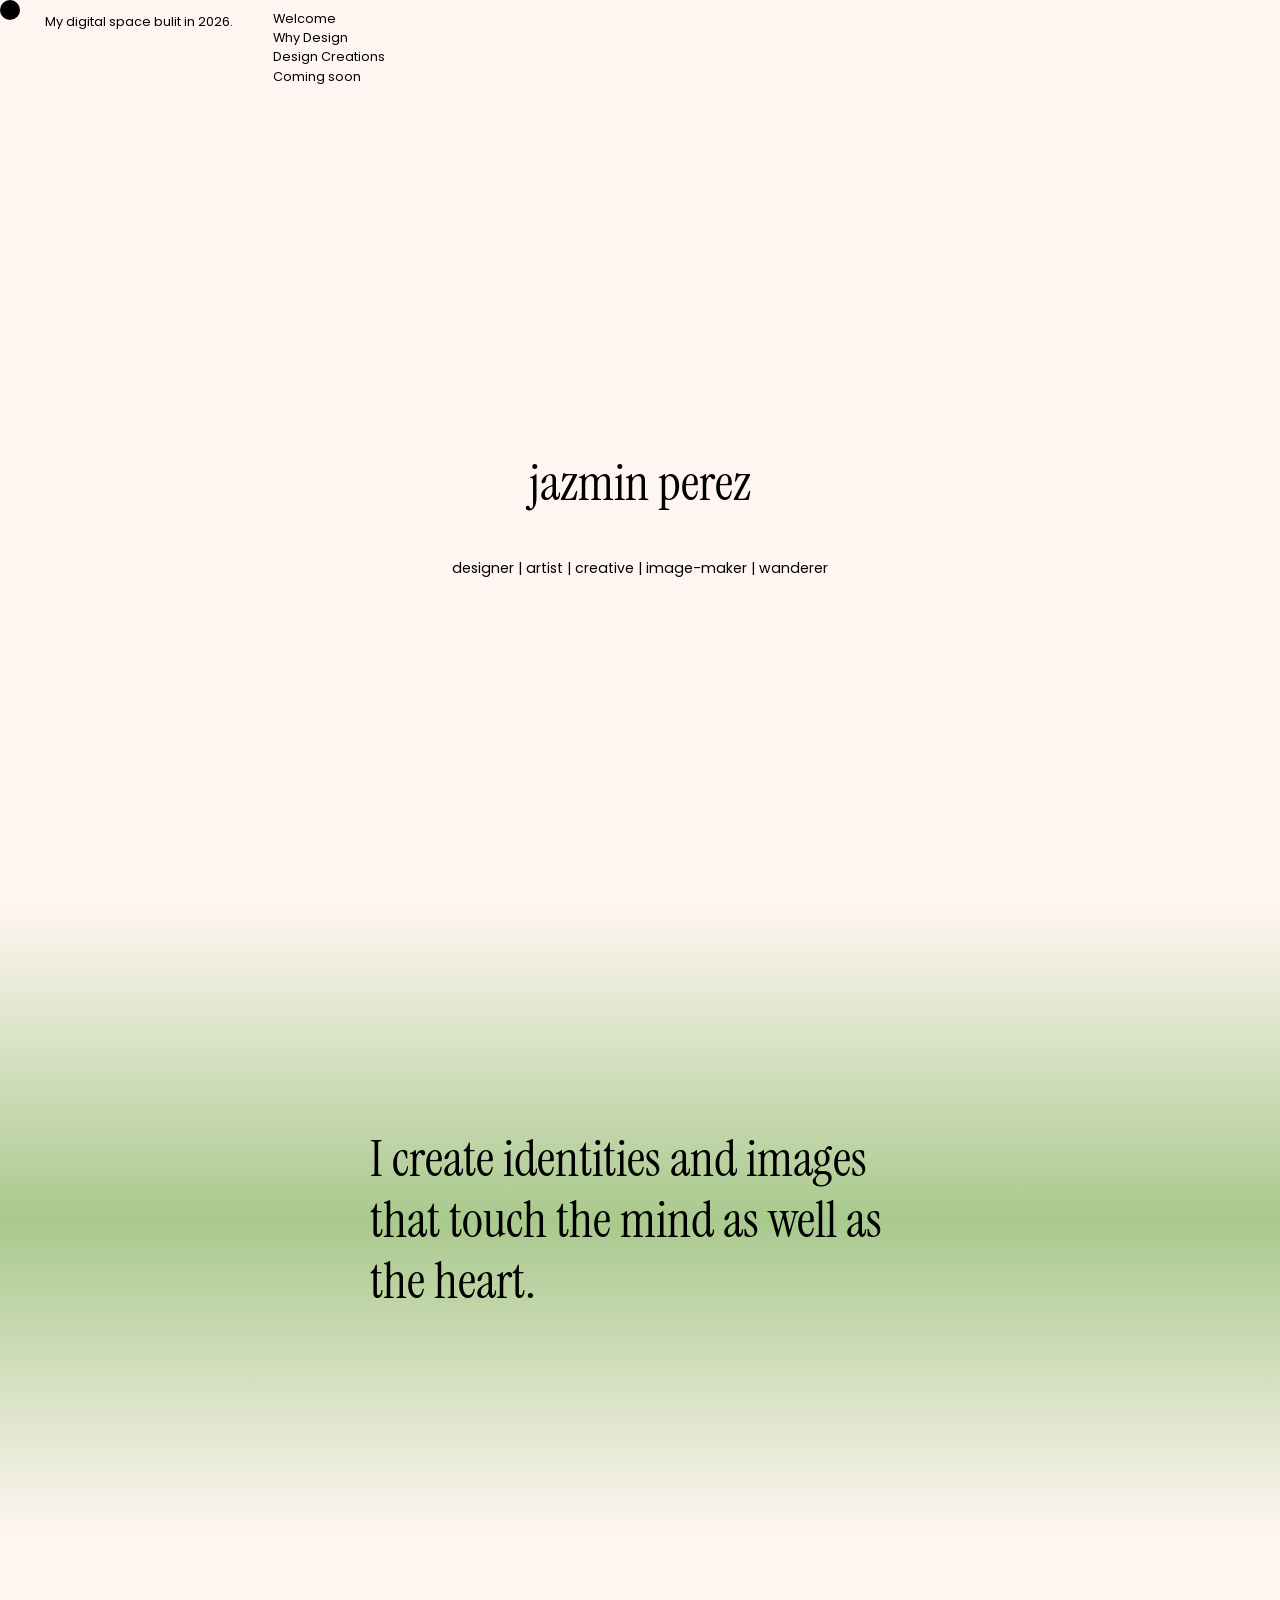
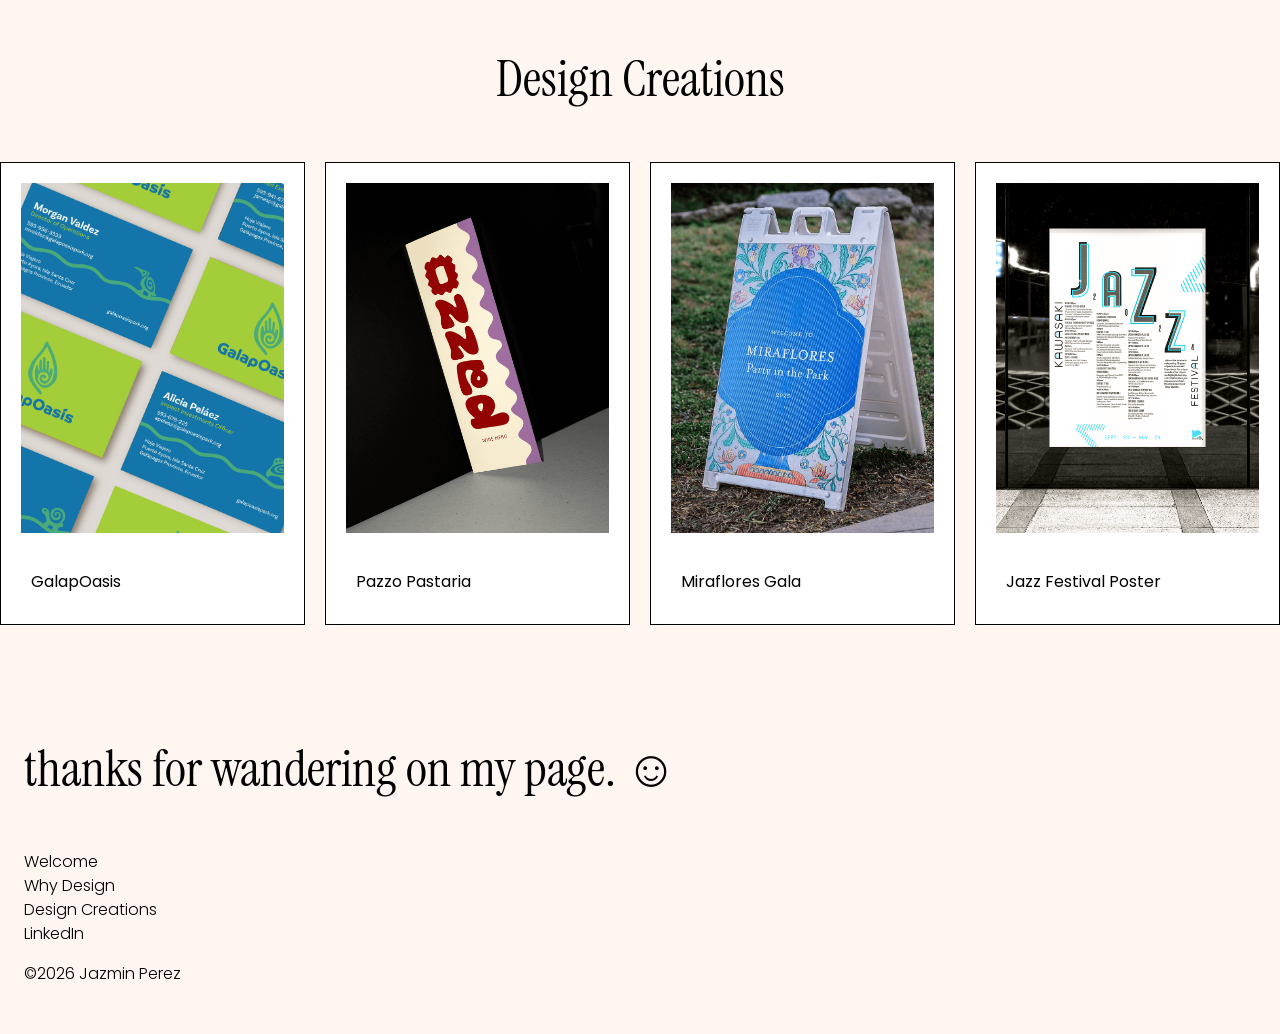
<file: index.html>
<!DOCTYPE html>
<html lang="en">

<head>
    <meta charset="UTF-8">
    <meta name="viewport" content="width=device-width, initial-scale=1.0">
    <title>Jazmin Perez</title>
    <!--FAVICON-->
    <link rel="icon" type="image/x-icon" href="assets/favicon.ico">

    <link rel="stylesheet" href="common.css">

    <!--FONT LINKS-->
    <link rel="preconnect" href="https://fonts.googleapis.com">
    <link rel="preconnect" href="https://fonts.gstatic.com" crossorigin>
    <link
        href="https://fonts.googleapis.com/css2?family=Instrument+Serif:ital@0;1&family=Poppins:ital,wght@0,100;0,200;0,300;0,400;0,500;0,600;0,700;0,800;0,900;1,100;1,200;1,300;1,400;1,500;1,600;1,700;1,800;1,900&display=swap"
        rel="stylesheet">
    <!-- Cursor + Animation Styles -->
    <style>
        #cursor {
            position: absolute;
            width: 20px;
            height: 20px;
            background-color: rgb(0, 0, 0);
            border-radius: 50%;
            pointer-events: none;
            z-index: 1000;

        }
    </style>
</head>

<body>
    <header>
        <div class="wrapper">
            <p class="name">My digital space bulit in 2026. </p>
            <!--BUTTONS ON TOP-->
            <nav>
                <ul>
                    <li><a href="#hero">Welcome</a></li>
                    <li><a href="#about">Why Design</a></li>
                    <li><a href="#projects">Design Creations</a></li>
                    <li><a href="#other">Coming soon</a></li>
                </ul>
            </nav>
        </div>
    </header>
    <main>
        <!--HERO SECTION-->
        <section id="hero">
            <div class="hero-content">
                <h1>jazmin perez</h1>
                <p>designer | artist | creative | image-maker | wanderer</p>
            </div>
        </section>
        <!--ABOUT SECTION-->
        <section id="about">
            <div class="row">
                <h2>I create identities and images that touch
                    the mind as well as the heart.</h2>
            </div>
        </section>

        <!--PROJECT SECTION-->
        <section id="projects">
            <div class="wrapper">
                <h2>Design Creations</h2>
                <div class="cards">
                    <div class="card">
                        <a data-fslightbox="projects" href="assets/galapoasis-collateral-cover.jpg">
                            <img class="landscape-img" src="assets/galapoasis-collateral-cover.jpg"
                                alt="GalapOasis business cards">
                        </a>
                        <div class="card-text">
                            <h4>GalapOasis</h4>
                        </div>
                    </div>
                    <div class="card">
                        <a data-fslightbox="projects" href="assets/pazzo-collateral-cover.png">
                            <img src="assets/pazzo-collateral-cover.png" alt="Pazzo Pastaria wine menu">
                        </a>
                        <div class="card-text">
                            <h4>Pazzo Pastaria</h4>
                        </div>
                    </div>
                    <div class="card">
                        <a data-fslightbox="projects" href="assets/gala-signage-cover.png">
                            <img src="assets/gala-signage-cover.png" alt="Miraflores Gala signage">
                        </a>
                        <div class="card-text">
                            <h4>Miraflores Gala</h4>
                        </div>
                        <div class="cards">
                        </div>
                    </div>
                    <div class="card">
                        <a data-fslightbox="projects" href="assets/type-rhythmic-poster.jpg">
                            <img src="assets/jazz-type-poster-cover.png" alt="Kawasaki Jazz Festival Poster">
                        </a>
                        <div class="card-text">
                            <h4>Jazz Festival Poster</h4>
                        </div>
                        <div class="cards">
                        </div>
                    </div>
                </div>
            </div>
        </section>
    </main>
    <!--FOOTER-->
    <footer>
        <div class="wrapper">
            <p class="sign-off">thanks for wandering on my page. ☺</p>
            <nav>
                <ul>
                    <li><a href="#hero">Welcome</a></li>
                    <li><a href="#about">Why Design</a></li>
                    <li><a href="#projects">Design Creations</a></li>
                    <li><a href="https://www.linkedin.com/in/jazmin-perez-97b2771b0/" target="_blank">LinkedIn</a>
                </ul>
            </nav>
            <div class="copywrite">
                <p>&copy;2026 Jazmin Perez</p>
            </div>
        </div>
    </footer>
    <!--SCRIPT-->
    <script src="fslightbox.js"></script>
    <script>
        const hero = document.querySelector('.hero-content');

        const observer = new IntersectionObserver(
            (entries) => {
                entries.forEach(entry => {
                    if (entry.isIntersecting) {
                        hero.classList.add('animate');
                        observer.unobserve(hero);
                    }
                });
            },
            { threshold: 0.5 }
        );

        observer.observe(hero);
    </script>
    <div id="cursor"></div>
    <script>
        document.addEventListener('mousemove', function (e) {
            var cursor = document.getElementById('cursor');
            cursor.style.left = e.pageX + 'px';
            cursor.style.top = e.pageY + 'px';
        });
    </script>
</body>
</file>
<file: common.css>
* {
    box-sizing: border-box;
}

html,
body {
    margin: 0;
    padding: 0;
    width: 100%;
    display: flex;
    flex-direction: column;
    min-height: 100vh;
}

main {
    flex: 1;
    display: flex;
    flex-direction: column;
    width: 100%;
    overflow-x: hidden;
}
.poppins-regular {
    font-family: "Poppins", sans-serif;
    font-weight: 400;
    font-style: normal;
}

.instrument-serif-regular {
    font-family: "Instrument Serif", serif;
    font-weight: 400;
    font-style: normal;
}

body {
    cursor: none;
    background-color: #FFF6F2;
}

header {
    color: black;
    font-family: "Poppins", sans-serif;
    font-weight: 400;
    line-height: 1.5em;
    font-style: normal;
    font-size: .8rem;
    z-index: 10;
}

header div.wrapper {
    width: 100%;
    margin: 0 auto;
}

/*HEADER STYLES top of webpage*/

p.name {
    margin-top: .2rem;
}

header div.wrapper {
    display: flex;
    width: 100%;
    flex-direction: row;
    padding: 1vh 5vh;
}

nav ul {
    flex-direction: column;
    list-style: none;
    margin-block-start: 0em;
    margin-block-end: 0em;
    max-width: 200px;
    min-width: 200px;
}

nav a:link,
header nav a:visited {
    color: black;
    text-decoration: none;
}

/*NAV BUTTON STYLES*/
header a {
    display: inline-block;
}

/*HERO STYLES*/
#hero {
    display: flex;
    flex-direction: column;
    text-align: center;
    justify-content: center;
    min-height: 90vh;    /* consistent hero height */
    padding: 2rem 1.5rem;  /* prevents text clipping */
}

#hero h1 {
    font-family: "Instrument Serif", serif;
    font-weight: 400;
    font-style: normal;
    font-size: 3.19rem;
}

#hero p {
    font-size: .88rem;
    font-family: "Poppins", sans-serif;
}

/*ABOUT STYLES*/
#about {
    width: 100%;
    width: 100vw; 
    background-image: linear-gradient(to top, #FFF6F2, #A9C98D, #FFF6F2);
    overflow-x: hidden;
    min-height: 70vh;
    align-items: center;
    justify-content: center;
    padding: 0rem 4rem;
    width: 100vw;
    background-size: cover;
    display: flex;
    justify-content: center;
}
.row {
    max-width: 80ch;
    align-items: center;
    justify-content: center;
}
.row h2 {
    font-family: "Instrument Serif", serif;
    font-size: 3.19rem;
    padding: 0;
    line-height: 1.2em;
    font-weight: 400;
    text-align: left;
}

/*PROJECT STYLES*/
#projects {
    padding-bottom: 20px;
    padding-top: 60px;
    display: flex;
    flex-wrap: wrap;
}

h2 {
    justify-content: center;
    font-family: "Instrument Serif", serif;
    font-size: 3.19rem;
    font-weight: 400;
    align-items: center;
    color: black;
    text-align: center;
    margin: 50px;
}

div.cards {
    display: flex;
    gap: 20px;
    justify-content: center;
    max-width: 2000px;
}

div.card {
    display: flex;
    flex-direction: column;
    width: calc(45% - 20px);
    background-color: #ffffff;
    padding-bottom: 40px;
    border: 1px solid black;
    padding: 20px;
    margin-bottom: 30px;
    justify-content: flex-end;
}

div.card img {
    width: 100%;
    object-fit: cover;
    aspect-ratio: 3 / 4;
}

.card img.landscape-img {
    object-fit: cover;
    height: fit-content;
    width: 100%;
}

div.card-text {
    padding: 10px;
    width: 100%;
}

div.card-text h4 {
    font-family: "Poppins", sans-serif;
    font-size: 1em;
    color: black;
    margin-bottom: 0px;
    font-weight: 400;
}

/*FOOTER STYLES*/
footer {
    font-family: "Poppins", sans-serif;
    font-weight: 300;
    line-height: 1.5em;
    font-style: normal;
    padding: 2rem 0;
    color: black;
    padding: 0;
    padding-inline-start: 0;
    padding: 2rem 1.5rem;
    flex-shrink: 0;
    padding-top: .75rem;
}

footer .sign-off {
    justify-content: center;
    font-family: "Instrument Serif", serif;
    font-size: 3.19rem;
    align-items: center;
    padding: 0;
    line-height: 1.2em;
}

footer div.wrapper {
    flex-direction: column;
    text-align: left;
    justify-content: space-between;
    max-width: 70ch;
}

footer nav ul {
    list-style: none;
    margin: 0;
    padding: 0;
}


  /* === MOBILE MEDIA QUERIES === */
@media screen and (min-width:1600px) {
    #about {
        padding: 2rem 2rem;
        flex-direction: column;
        display: flex;
        justify-content: center;
      }
}
@media (min-width: 900px) and (max-width: 1080px) {
    /* Styles for tablets in landscape mode within this width range */
    }
@media (max-width: 690px) {
    /* Hero */
    #hero {
      min-height: 60vh;
      padding: 1rem;
    }
    #hero h1 {
      font-size: clamp(2rem, 6vw, 3rem);
    }
    #hero p {
      font-size: 0.9rem;
    }

    /* About section */
    #about {
      padding: 2rem 2rem;
      flex-direction: column;
      text-align: center;
      min-height: 40vh;
      display: flex;
      justify-content: center;
    }
    .row h2 {
      font-size: clamp(2rem, 5vw, 3rem);
      text-align: center;
    }
  
    h2 {
        font-size: 2.4rem;
        margin: 30px;
      }
    div.cards {
      flex-wrap: wrap;
    }
    div.card {
      width: calc(50% - 20px);
    }
    footer {
        text-align: center;
        padding: 2rem 1rem;
    }
  }
  
  @media (max-width: 480px) {
    /* Hero */
    #hero {
      min-height: 50vh;
      padding: 1rem;
    }
    #hero h1 {
      font-size: clamp(1.5rem, 6vw, 2.5rem);
    }
  
    /* About section */
    #about {
      padding: 1rem 1rem;
      min-height: 30vh;
      display: flex;
      justify-content: center;
    }
    .row h2 {
      font-size: clamp(1.5rem, 5vw, 2rem);
    }
    
    h2 {
        font-size: 1.9rem;
        margin: 20px;
      }
    /* Projects cards: 1 per row */
    div.card {
        width: 100%;
        flex-direction: column;
        align-items: center;
        margin-top: 12px;
        padding: 0.75rem;
        max-width: 100%;
        overflow-x: hidden;
      }
  }
</file>
